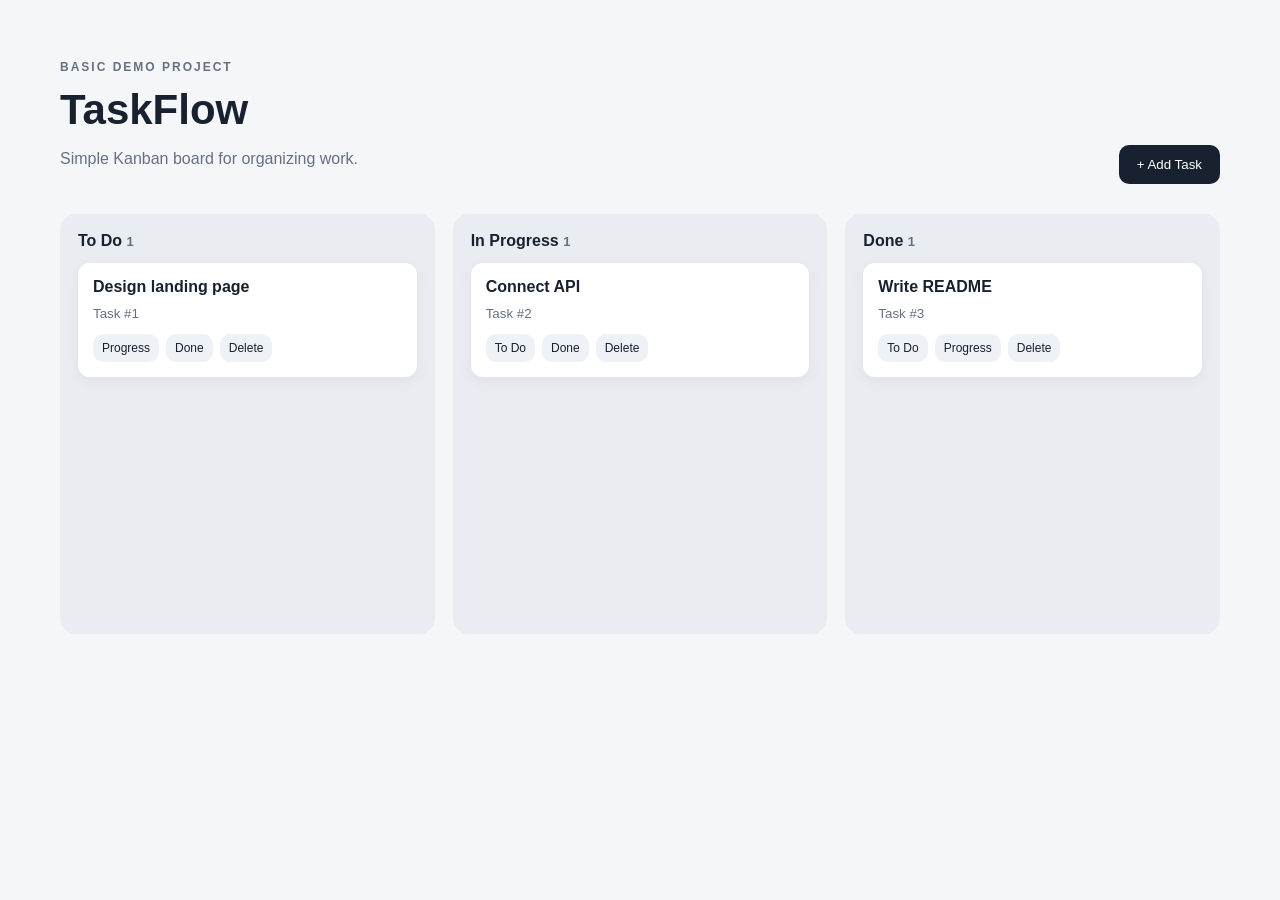
<file: Basic Demo projects/01-TaskFlow-Kanban/index.html>
<!DOCTYPE html>
<html lang="en">
<head>
  <meta charset="UTF-8">
  <meta name="viewport" content="width=device-width, initial-scale=1.0">
  <title>TaskFlow Kanban</title>
  <link rel="stylesheet" href="style.css">
</head>
<body>
  <main class="app">
    <header>
      <div>
        <p class="eyebrow">BASIC DEMO PROJECT</p>
        <h1>TaskFlow</h1>
        <p>Simple Kanban board for organizing work.</p>
      </div>
      <button id="addTask">+ Add Task</button>
    </header>

    <section class="board">
      <div class="column">
        <h2>To Do <span id="todoCount">0</span></h2>
        <div id="todo" class="tasks"></div>
      </div>
      <div class="column">
        <h2>In Progress <span id="progressCount">0</span></h2>
        <div id="progress" class="tasks"></div>
      </div>
      <div class="column">
        <h2>Done <span id="doneCount">0</span></h2>
        <div id="done" class="tasks"></div>
      </div>
    </section>
  </main>
  <script src="script.js"></script>
</body>
</html>
</file>
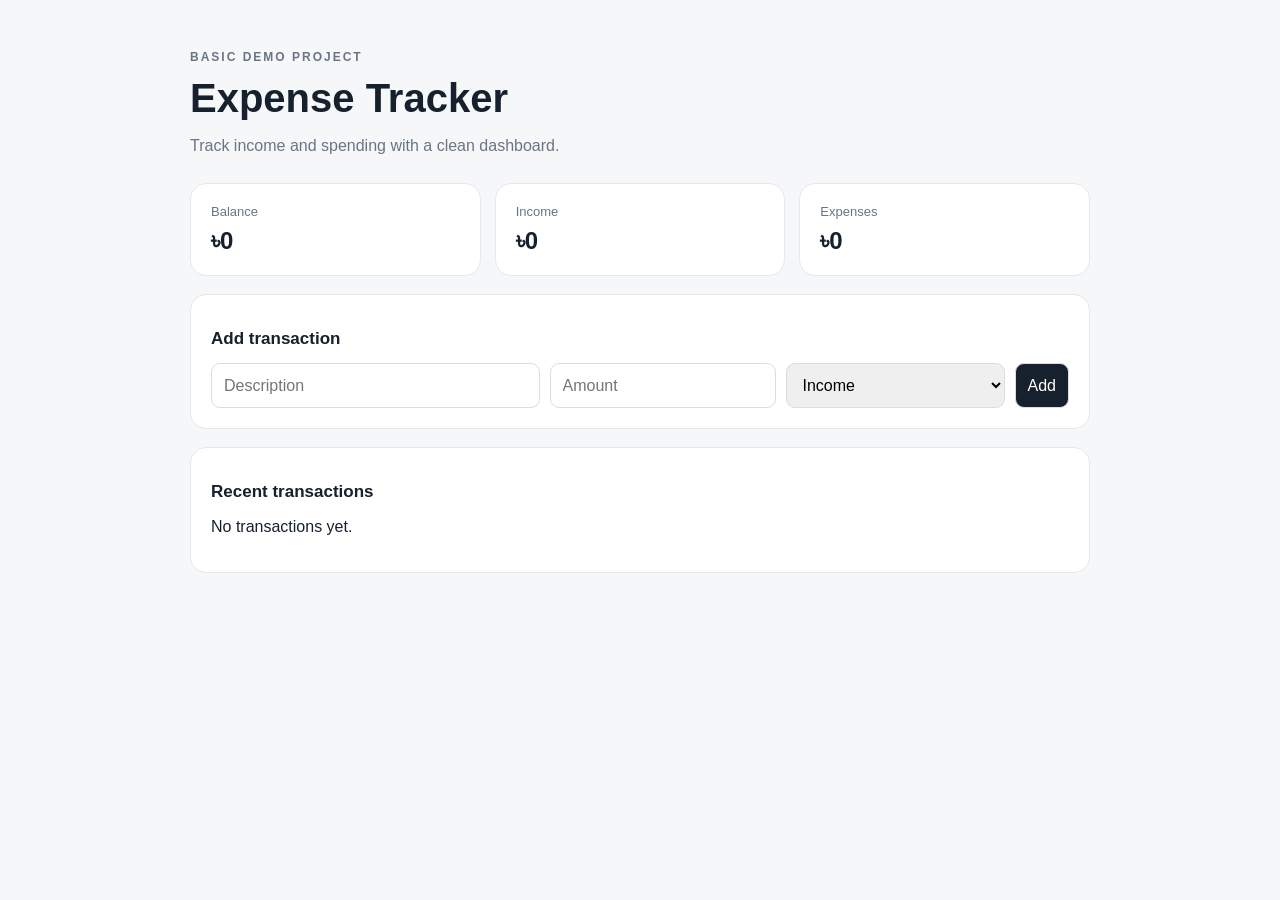
<file: Basic Demo projects/02-Expense-Tracker/index.html>
<!DOCTYPE html>
<html lang="en">
<head>
  <meta charset="UTF-8">
  <meta name="viewport" content="width=device-width, initial-scale=1.0">
  <title>Expense Tracker</title>
  <link rel="stylesheet" href="style.css">
</head>
<body>
  <main class="app">
    <p class="eyebrow">BASIC DEMO PROJECT</p>
    <h1>Expense Tracker</h1>
    <p class="subtitle">Track income and spending with a clean dashboard.</p>

    <section class="summary">
      <div><span>Balance</span><strong id="balance">৳0</strong></div>
      <div><span>Income</span><strong id="income">৳0</strong></div>
      <div><span>Expenses</span><strong id="expenses">৳0</strong></div>
    </section>

    <section class="panel">
      <h2>Add transaction</h2>
      <form id="form">
        <input id="title" placeholder="Description" required>
        <input id="amount" type="number" min="1" placeholder="Amount" required>
        <select id="type">
          <option value="income">Income</option>
          <option value="expense">Expense</option>
        </select>
        <button>Add</button>
      </form>
    </section>

    <section class="panel">
      <h2>Recent transactions</h2>
      <div id="list"></div>
    </section>
  </main>
  <script src="script.js"></script>
</body>
</html>
</file>
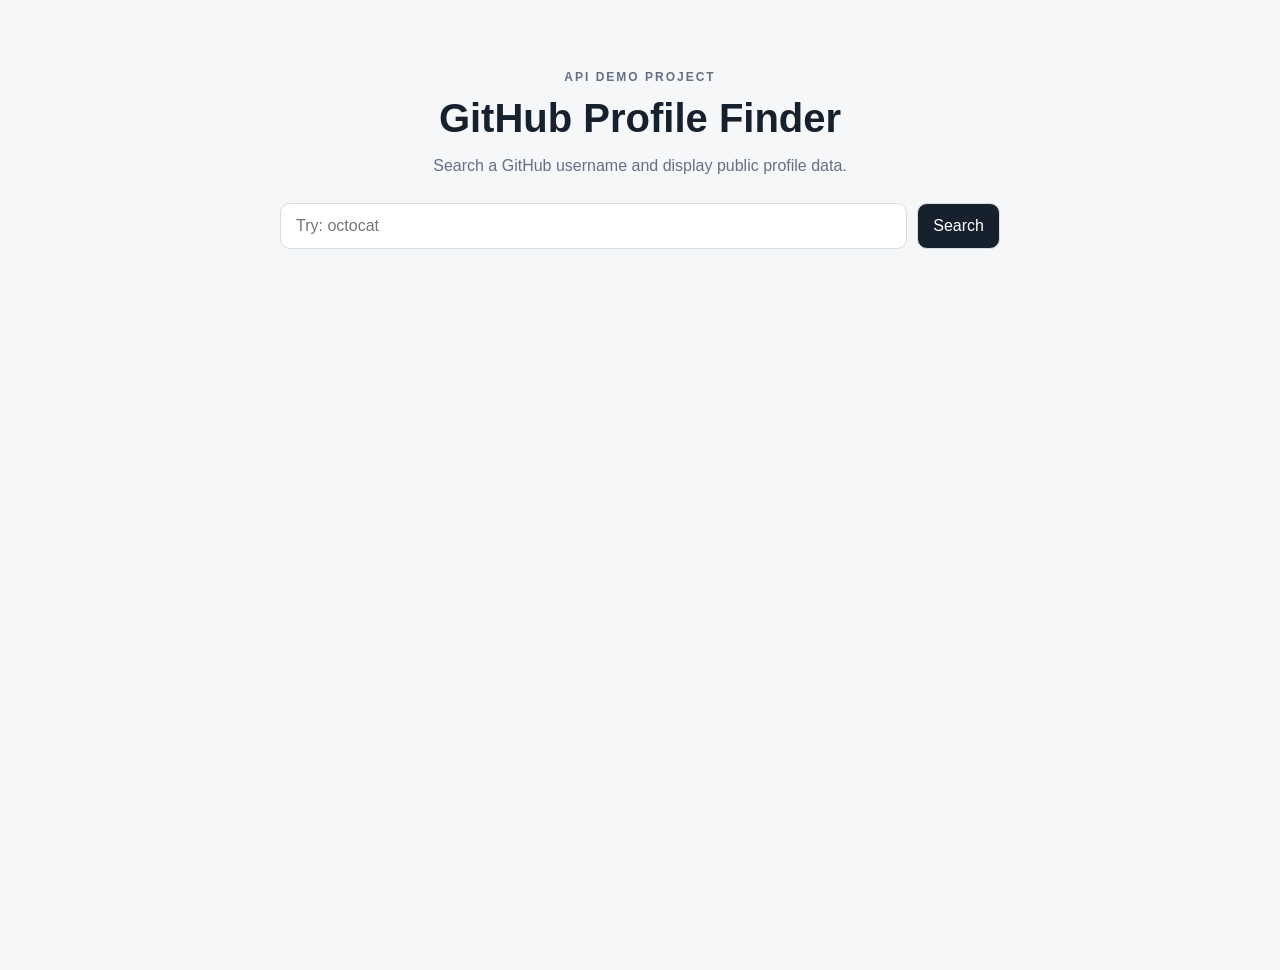
<file: Basic Demo projects/03-GitHub-Profile-Finder/index.html>
<!DOCTYPE html>
<html lang="en">
<head>
  <meta charset="UTF-8">
  <meta name="viewport" content="width=device-width, initial-scale=1.0">
  <title>GitHub Profile Finder</title>
  <link rel="stylesheet" href="style.css">
</head>
<body>
  <main class="app">
    <p class="eyebrow">API DEMO PROJECT</p>
    <h1>GitHub Profile Finder</h1>
    <p>Search a GitHub username and display public profile data.</p>

    <form id="searchForm">
      <input id="username" placeholder="Try: octocat" required>
      <button>Search</button>
    </form>

    <section id="result" class="card hidden"></section>
    <p id="error" class="error"></p>
  </main>
  <script src="script.js"></script>
</body>
</html>
</file>
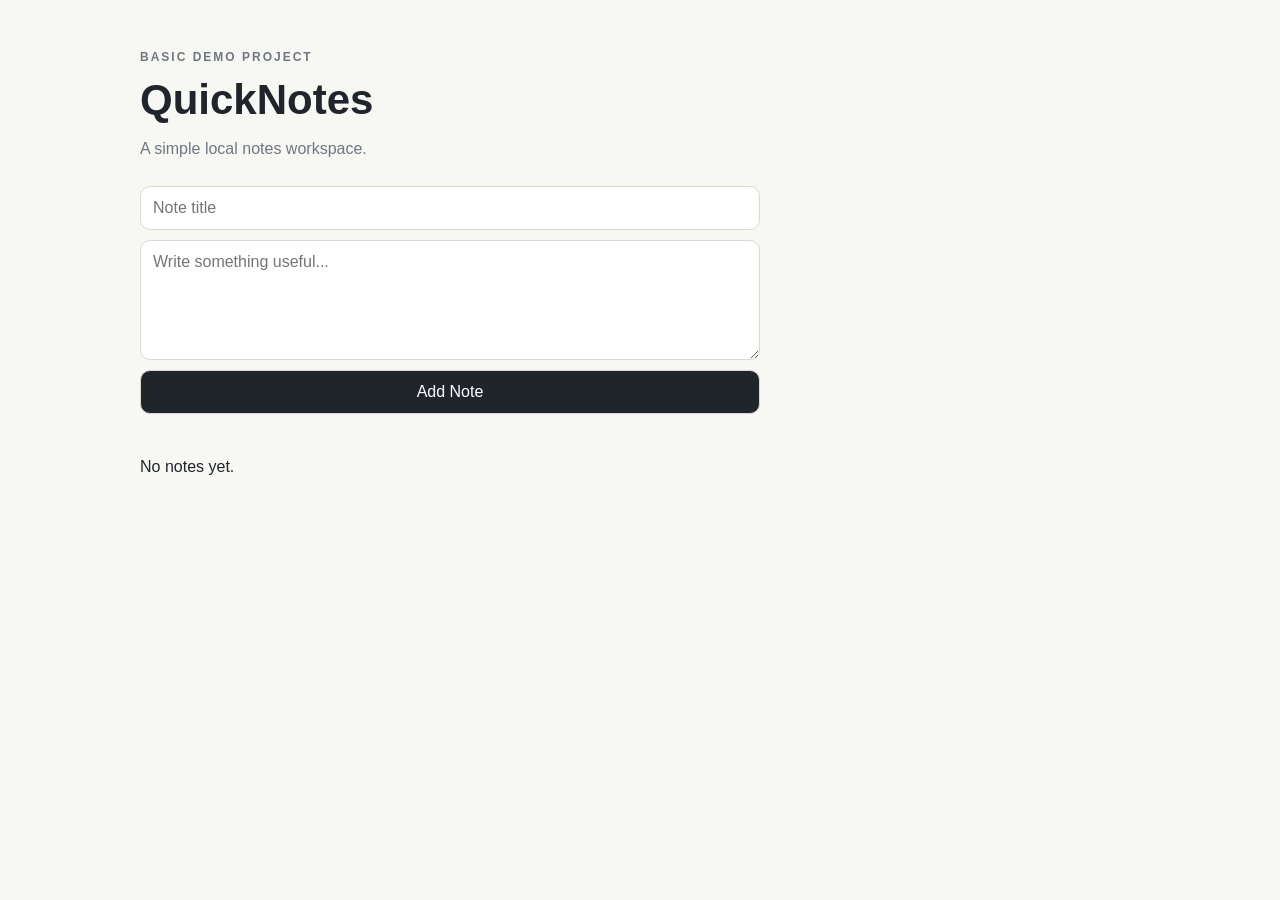
<file: Basic Demo projects/04-Notes-App/index.html>
<!DOCTYPE html>
<html lang="en">
<head>
  <meta charset="UTF-8">
  <meta name="viewport" content="width=device-width, initial-scale=1.0">
  <title>QuickNotes</title>
  <link rel="stylesheet" href="style.css">
</head>
<body>
  <main class="app">
    <p class="eyebrow">BASIC DEMO PROJECT</p>
    <h1>QuickNotes</h1>
    <p class="subtitle">A simple local notes workspace.</p>

    <form id="form" class="composer">
      <input id="title" placeholder="Note title" required>
      <textarea id="body" placeholder="Write something useful..." required></textarea>
      <button>Add Note</button>
    </form>

    <section id="notes" class="notes"></section>
  </main>
  <script src="script.js"></script>
</body>
</html>
</file>
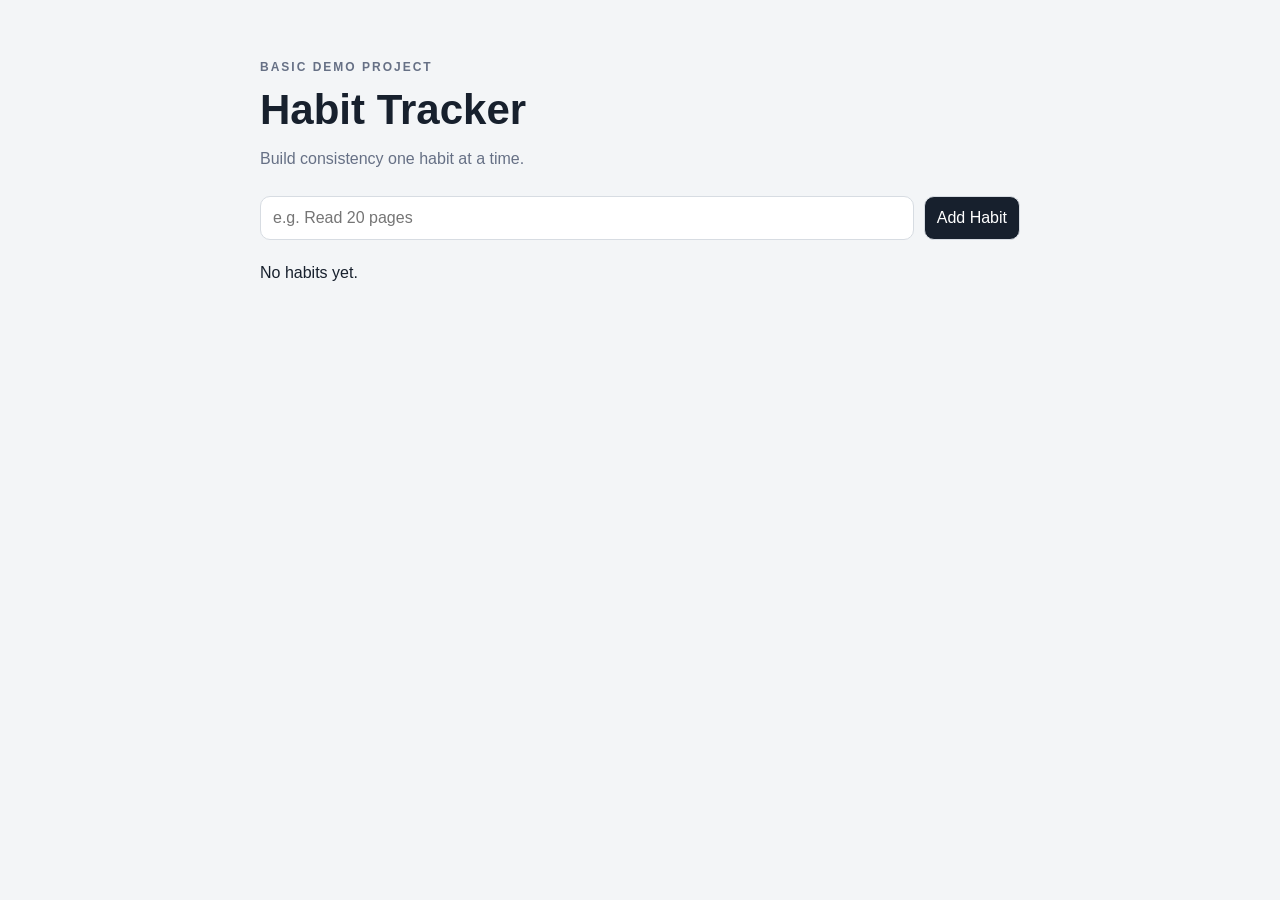
<file: Basic Demo projects/05-Habit-Tracker/index.html>
<!DOCTYPE html>
<html lang="en">
<head>
  <meta charset="UTF-8">
  <meta name="viewport" content="width=device-width, initial-scale=1.0">
  <title>Habit Tracker</title>
  <link rel="stylesheet" href="style.css">
</head>
<body>
  <main class="app">
    <p class="eyebrow">BASIC DEMO PROJECT</p>
    <h1>Habit Tracker</h1>
    <p class="subtitle">Build consistency one habit at a time.</p>

    <form id="form">
      <input id="habit" placeholder="e.g. Read 20 pages" required>
      <button>Add Habit</button>
    </form>

    <section id="list"></section>
  </main>
  <script src="script.js"></script>
</body>
</html>
</file>
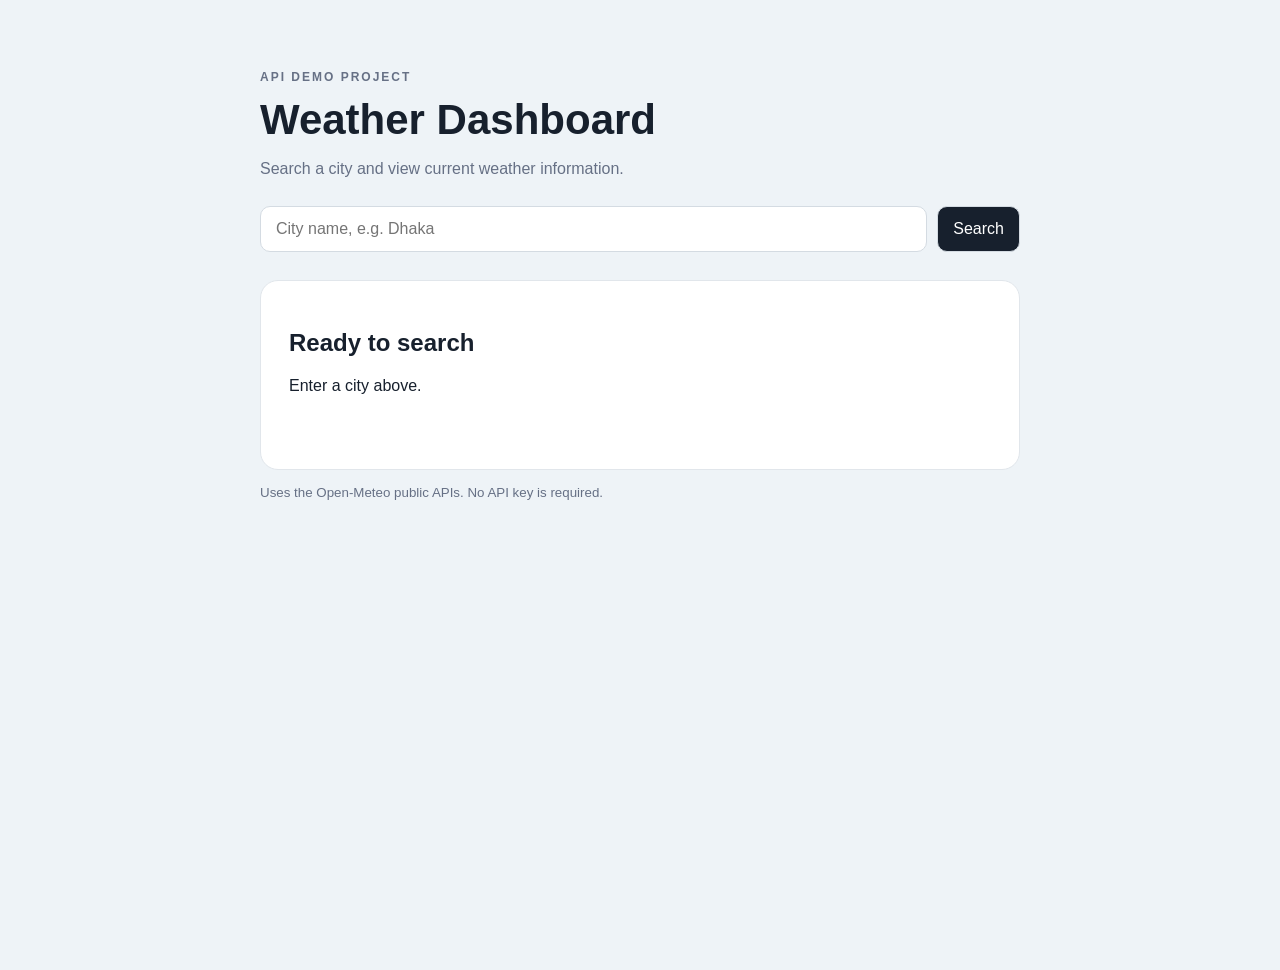
<file: Basic Demo projects/06-Weather-Dashboard/index.html>
<!DOCTYPE html>
<html lang="en">
<head>
  <meta charset="UTF-8">
  <meta name="viewport" content="width=device-width, initial-scale=1.0">
  <title>Weather Dashboard</title>
  <link rel="stylesheet" href="style.css">
</head>
<body>
  <main class="app">
    <p class="eyebrow">API DEMO PROJECT</p>
    <h1>Weather Dashboard</h1>
    <p>Search a city and view current weather information.</p>
    <form id="form">
      <input id="city" placeholder="City name, e.g. Dhaka" required>
      <button>Search</button>
    </form>
    <section id="weather" class="card">
      <h2>Ready to search</h2>
      <p>Enter a city above.</p>
    </section>
    <small class="note">Uses the Open-Meteo public APIs. No API key is required.</small>
  </main>
  <script src="script.js"></script>
</body>
</html>
</file>
<file: Basic Demo projects/01-TaskFlow-Kanban/style.css>
* { box-sizing: border-box; }
body {
  margin: 0;
  min-height: 100vh;
  font-family: Inter, Arial, sans-serif;
  background: #f4f6f8;
  color: #18212f;
}
.app { max-width: 1200px; margin: auto; padding: 48px 20px; }
header { display: flex; justify-content: space-between; align-items: end; gap: 20px; margin-bottom: 30px; }
.eyebrow { font-size: 12px; letter-spacing: 2px; color: #667085; font-weight: 700; }
h1 { margin: 5px 0; font-size: 42px; }
header p { color: #667085; }
button { border: 0; border-radius: 10px; padding: 12px 18px; background: #18212f; color: white; cursor: pointer; }
.board { display: grid; grid-template-columns: repeat(3, 1fr); gap: 18px; }
.column { background: #e9edf2; border-radius: 16px; padding: 18px; min-height: 420px; }
.column h2 { margin-top: 0; font-size: 16px; }
.column h2 span { color: #667085; font-size: 13px; }
.tasks { display: grid; gap: 12px; }
.task { background: white; border-radius: 12px; padding: 15px; box-shadow: 0 4px 15px rgba(0,0,0,.05); }
.task strong { display: block; margin-bottom: 8px; }
.task small { color: #667085; }
.task-actions { display: flex; gap: 7px; margin-top: 12px; }
.task-actions button { padding: 7px 9px; font-size: 12px; background: #eef1f5; color: #18212f; }
@media (max-width: 800px) { .board { grid-template-columns: 1fr; } header { align-items: start; flex-direction: column; } }
</file>
<file: Basic Demo projects/02-Expense-Tracker/style.css>
* { box-sizing: border-box; }
body { margin: 0; background: #f6f7f9; color: #17202d; font-family: Inter, Arial, sans-serif; }
.app { width: min(900px, calc(100% - 32px)); margin: 50px auto; }
.eyebrow { color: #697586; font-size: 12px; font-weight: 700; letter-spacing: 2px; }
h1 { margin: 6px 0; font-size: 40px; }
.subtitle { color: #697586; margin-bottom: 28px; }
.summary { display: grid; grid-template-columns: repeat(3, 1fr); gap: 14px; margin-bottom: 18px; }
.summary div, .panel { background: white; border: 1px solid #e5e8ec; border-radius: 16px; padding: 20px; }
.summary span { display: block; color: #697586; font-size: 13px; margin-bottom: 8px; }
.summary strong { font-size: 24px; }
.panel { margin-top: 18px; }
h2 { font-size: 17px; }
form { display: grid; grid-template-columns: 1.5fr 1fr 1fr auto; gap: 10px; }
input, select, button { padding: 12px; border-radius: 9px; border: 1px solid #d9dee5; font: inherit; }
button { background: #17202d; color: white; cursor: pointer; }
.transaction { display: flex; justify-content: space-between; padding: 14px 0; border-bottom: 1px solid #edf0f2; }
.transaction:last-child { border-bottom: 0; }
.transaction small { display: block; color: #697586; margin-top: 4px; }
.income { color: #19734a; }
.expense { color: #b42318; }
@media (max-width: 700px) { .summary, form { grid-template-columns: 1fr; } }
</file>
<file: Basic Demo projects/03-GitHub-Profile-Finder/style.css>
* { box-sizing: border-box; }
body { margin: 0; min-height: 100vh; background: #f5f7f9; font-family: Inter, Arial, sans-serif; color: #17202d; }
.app { width: min(720px, calc(100% - 32px)); margin: 70px auto; text-align: center; }
.eyebrow { font-size: 12px; letter-spacing: 2px; font-weight: 700; color: #667085; }
h1 { font-size: 40px; margin: 8px 0; }
p { color: #667085; }
form { display: flex; gap: 10px; margin: 28px 0; }
input, button { padding: 13px 15px; border-radius: 10px; border: 1px solid #d7dce2; font: inherit; }
input { flex: 1; }
button { background: #17202d; color: white; cursor: pointer; }
.card { text-align: left; background: white; border: 1px solid #e3e7eb; border-radius: 18px; padding: 24px; box-shadow: 0 10px 30px rgba(0,0,0,.05); }
.profile { display: flex; gap: 18px; align-items: center; }
.avatar { width: 90px; height: 90px; border-radius: 50%; }
.stats { display: grid; grid-template-columns: repeat(3, 1fr); gap: 10px; margin-top: 22px; }
.stat { background: #f5f7f9; border-radius: 12px; padding: 14px; text-align: center; }
.stat strong { display: block; font-size: 20px; }
.hidden { display: none; }
.error { color: #b42318; }
a { color: inherit; font-weight: 700; }
@media (max-width: 600px) { form, .profile { flex-direction: column; align-items: stretch; } .stats { grid-template-columns: 1fr; } }
</file>
<file: Basic Demo projects/04-Notes-App/style.css>
* { box-sizing: border-box; }
body { margin: 0; background: #f7f7f4; color: #20252c; font-family: Inter, Arial, sans-serif; }
.app { width: min(1000px, calc(100% - 32px)); margin: 50px auto; }
.eyebrow { font-size: 12px; letter-spacing: 2px; font-weight: 700; color: #707781; }
h1 { font-size: 42px; margin: 5px 0; }
.subtitle { color: #707781; }
.composer { max-width: 620px; display: grid; gap: 10px; margin: 28px 0; }
input, textarea, button { font: inherit; border: 1px solid #d9d9d2; border-radius: 10px; padding: 12px; }
textarea { min-height: 120px; resize: vertical; }
button { background: #20252c; color: white; cursor: pointer; }
.notes { display: grid; grid-template-columns: repeat(3, 1fr); gap: 16px; }
.note { background: #fffef7; border: 1px solid #e8e4d8; border-radius: 14px; padding: 18px; min-height: 170px; box-shadow: 0 7px 20px rgba(0,0,0,.04); }
.note p { color: #626872; line-height: 1.6; white-space: pre-wrap; }
.note button { padding: 7px 10px; font-size: 12px; }
@media (max-width: 800px) { .notes { grid-template-columns: 1fr; } }
</file>
<file: Basic Demo projects/05-Habit-Tracker/style.css>
* { box-sizing: border-box; }
body { margin: 0; background: #f3f5f7; color: #17202d; font-family: Inter, Arial, sans-serif; }
.app { width: min(760px, calc(100% - 32px)); margin: 60px auto; }
.eyebrow { font-size: 12px; letter-spacing: 2px; color: #667085; font-weight: 700; }
h1 { font-size: 42px; margin: 6px 0; }
.subtitle { color: #667085; margin-bottom: 28px; }
form { display: flex; gap: 10px; margin-bottom: 24px; }
input, button { font: inherit; padding: 12px; border-radius: 10px; border: 1px solid #d7dce2; }
input { flex: 1; }
button { background: #17202d; color: white; cursor: pointer; }
.habit { background: white; padding: 18px; border-radius: 14px; margin-bottom: 12px; border: 1px solid #e4e8ec; }
.habit-top { display: flex; justify-content: space-between; gap: 15px; }
.habit p { color: #667085; }
.days { display: flex; gap: 8px; flex-wrap: wrap; margin-top: 15px; }
.day { width: 38px; height: 38px; border-radius: 50%; border: 1px solid #d7dce2; background: white; cursor: pointer; }
.day.done { background: #17202d; color: white; }
@media (max-width: 600px) { form { flex-direction: column; } }
</file>
<file: Basic Demo projects/06-Weather-Dashboard/style.css>
* { box-sizing: border-box; }
body { margin: 0; min-height: 100vh; background: #eef3f7; color: #17202d; font-family: Inter, Arial, sans-serif; }
.app { width: min(760px, calc(100% - 32px)); margin: 70px auto; }
.eyebrow { font-size: 12px; letter-spacing: 2px; font-weight: 700; color: #667085; }
h1 { font-size: 42px; margin: 7px 0; }
.app > p { color: #667085; }
form { display: flex; gap: 10px; margin: 28px 0; }
input, button { padding: 13px 15px; border-radius: 10px; border: 1px solid #d4dbe2; font: inherit; }
input { flex: 1; }
button { background: #17202d; color: white; cursor: pointer; }
.card { background: white; border: 1px solid #e1e6eb; border-radius: 18px; padding: 28px; min-height: 190px; }
.weather-main { display: flex; justify-content: space-between; align-items: center; }
.temp { font-size: 56px; font-weight: 800; }
.details { display: grid; grid-template-columns: repeat(3, 1fr); gap: 10px; margin-top: 25px; }
.detail { background: #f3f5f7; padding: 14px; border-radius: 12px; }
.detail small { color: #667085; display: block; margin-bottom: 5px; }
.note { color: #667085; display: block; margin-top: 15px; }
@media (max-width: 600px) { form, .weather-main { flex-direction: column; align-items: stretch; } .details { grid-template-columns: 1fr; } }
</file>
